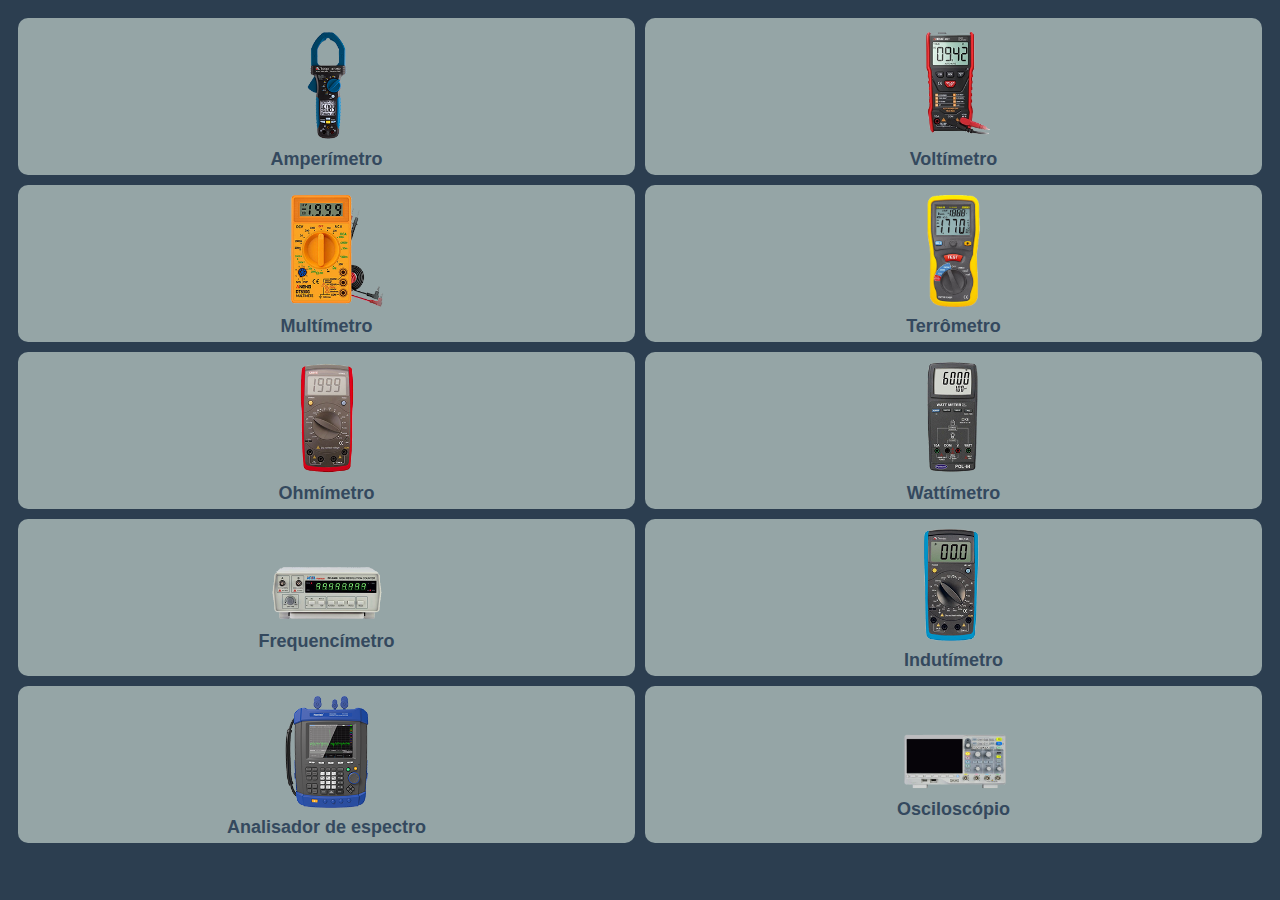
<file: index.html>
<!DOCTYPE html>
<html lang="pt-br">
<head>
    <link rel="stylesheet" href="style.css">
    <meta charset="UTF-8">
    <meta http-equiv="X-UA-Compatible" content="IE=edge">
    <meta name="viewport" content="width=device-width, initial-scale=1.0">
    <title>Aparelhos de medicao</title>
</head>
<body>
    <div class="grid">
        <div class="item item-1"><a href="amperimetro.html"><img src="/assets/amperimetro.png" alt="Imagem amperimetro">
            <h3>Amperímetro</h3></a></div>

        <div class="item item-2"><a href="voltimetro.html"><img src="/assets/voltimetro.png" alt="imagem voltimetro">
            <h3>Voltímetro</h3></a></div>

       <div  class="item item-3"><a href="multimetro.html"><img style="padding-left: 20px;" src="/assets/multimetro.png" alt="imagem multimetro">
            <h3>Multímetro</h3></a></div>

        <div class="item item-4"><a href="terrometro.html"><img src="/assets/terrometro.png" alt="imagem terrometro">
            <h3>Terrômetro</h3></a></div>

        <div class="item item-4"><a href="ohmimetro.html"> <img src="/assets/ohmimetro.png" alt="imagem ohmimetro">
            <h3>Ohmímetro</h3></a></div>

       <div class="item item-5"><a href="wattimetro.html"><img src="/assets/wattmetro.png" alt="imagem wattimetro">
            <h3>Wattímetro</h3></a></div>

        <div style="padding-top: 35px;" class="item item-6"><a href="frequencimetro.html"><img src="/assets/frequencimetro.png" alt="imagem frequencimetro">
            <h3>Frequencímetro</h3>
        </a></div>

        <div class="item item-7"><a href="indutimetro.html"> <img src="/assets/indutimetro.png" alt="imagem indutimetro">
            <h3>Indutímetro</h3>
        </a></div>

        <div class="item item-8"><a href="analisadordeespectro.html"><img src="/assets/analisador de espectro.png" alt="imagem analisadordeespectro">
            <h3>Analisador de espectro</h3>
        </a></div>
        <div style="padding-top: 35px;" class="item item-9"><a href="osciloscopio.html"><img src="/assets/osciloscopio.png" alt="imagem osciloscopio">
            <h3>Osciloscópio</h3>
        </a></div>
        
    </div>
</body>
</html>
</file>
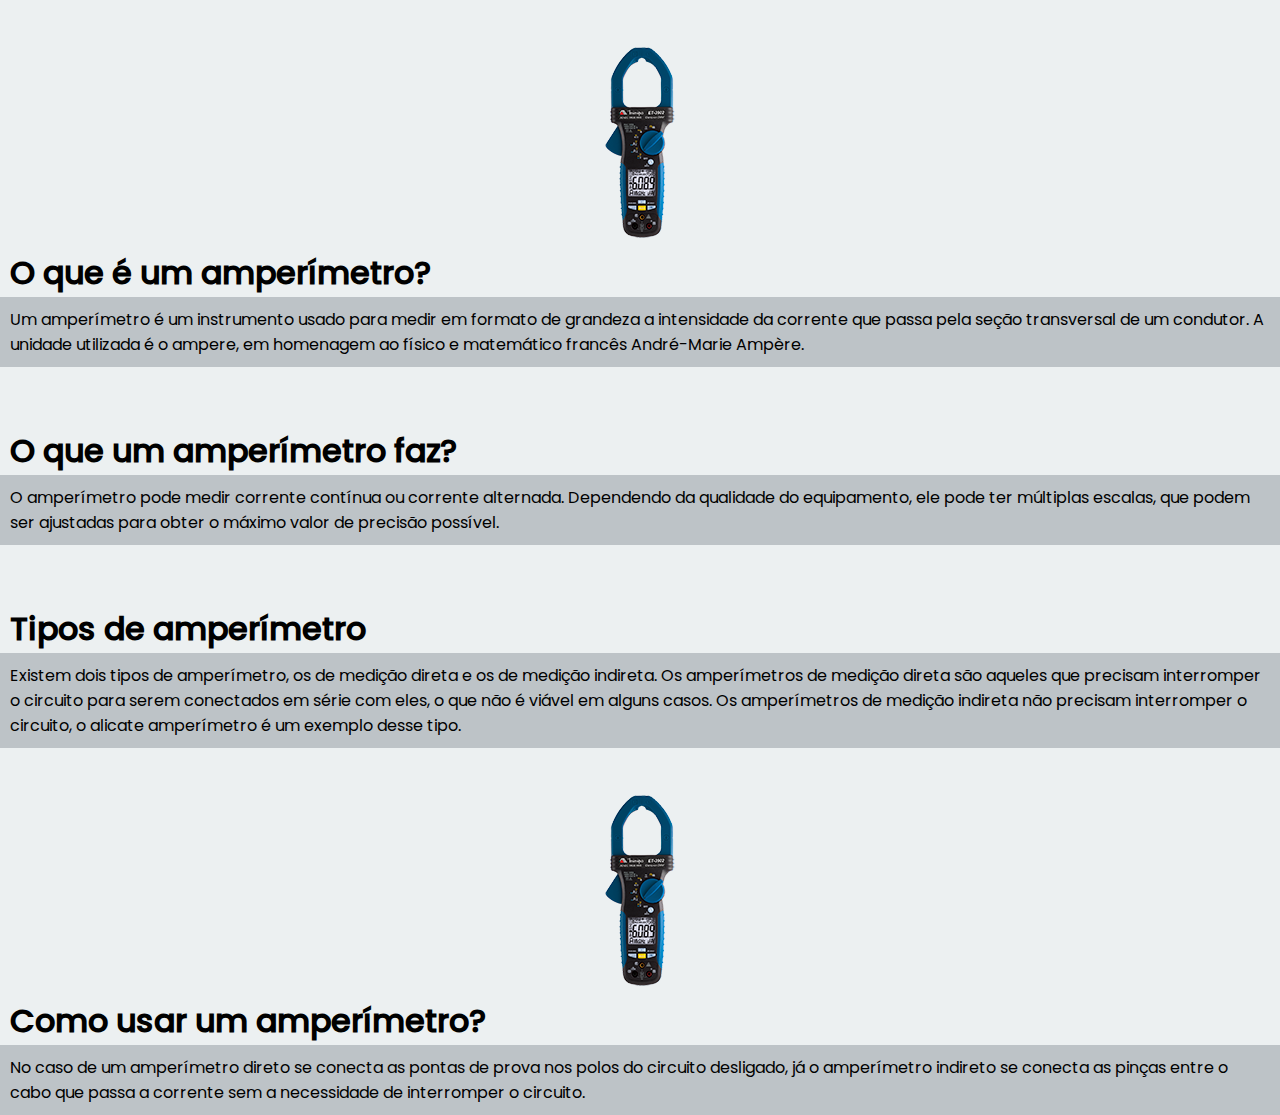
<file: amperimetro.html>
<!DOCTYPE html>
<html lang="pt-br">
<head>
    <link rel="stylesheet" href="stylegeral.css">
    <meta charset="UTF-8">
    <meta http-equiv="X-UA-Compatible" content="IE=edge">
    <meta name="viewport" content="width=device-width, initial-scale=1.0">
    <title>amperimetro</title>
</head>
<body>
   <div class="grid">
       <div class="item item-1"><img style="margin-top: 40px" src="/assets/amperimetro.png" alt="">
       <h1 style="margin-top: 5px">O que é um amperímetro?</h1>
       <p>Um amperímetro é um instrumento usado para medir em formato de grandeza a intensidade da corrente que passa pela seção transversal de um condutor. A unidade utilizada é o ampere, em homenagem ao físico e matemático francês André-Marie Ampère.
    </p></div>
        
       <div class="item item-2"> <h1>O que um amperímetro faz?</h1>
        <p>O amperímetro pode medir corrente contínua ou corrente alternada. Dependendo da qualidade do equipamento, ele pode ter múltiplas escalas, que podem ser ajustadas para obter o máximo valor de precisão possível.
        </p></div>
      
       
        <div class="item item-3"><h1>Tipos de amperímetro </h1>
        <p>Existem dois tipos de amperímetro, os de medição direta e os de medição indireta. Os amperímetros de medição direta são aqueles que precisam interromper o circuito para serem conectados em série com eles, o que não é viável em alguns casos. Os amperímetros de medição indireta não precisam interromper o circuito, o alicate amperímetro é um exemplo desse tipo.
        </p>
        <img style="margin-top: 40px" src="/assets/amperimetro.png" alt=""></div>
        
        <div class="item item-4"><h1 style="margin-top: 5px">Como usar um amperímetro?        </h1>
        <p>No caso de um amperímetro direto se conecta as pontas de prova nos polos do circuito desligado, já o amperímetro indireto se conecta as pinças entre o cabo que passa a corrente sem a necessidade de interromper o circuito.
</p>
</div>
        
    </div>
    
    
</body>
</html>
</file>
<file: style.css>
body{
    background-color: #2c3e50;
}

.grid{
    padding: 10px;
    display: grid;
    grid-template-columns: 1fr 1fr;
    background-color: #2c3e50;
    grid-gap: 10px;
}

.item{
    text-shadow: 10px;
    border-radius: 10px;
    text-align: center;
    background-color:#95a5a6;
}
img{
    touch-action: none;
    padding: 0;
    padding-top: 10px;
    border: 0;
    width: 7rem;
}
a{
    border: 0px;
    padding: 0;
    color: inherit;
    text-decoration: none;
}
h3{
    margin: 5px;
    font-style: bolder;
    font-size: 18px;
    font-family:'Lucida Sans', 'Lucida Sans Regular', 'Lucida Grande', 'Lucida Sans Unicode', Geneva, Verdana, sans-serif;
    color:#34495e;
}
</file>
<file: stylegeral.css>
@font-face{
    font-family: PoppinsMedium;
    src: url('/Fonts/Poppins-Medium.ttf');
}
@font-face{
    font-family: PoppinsRegular;
    src: url('/Fonts/Poppins-Regular.ttf');
}


body{
    margin: 0;
    border: 0;
    padding: 0;
}


.grid{
    display: grid;
    text-align: center;

}
.item{
    background-color: #ecf0f1;
}
img{
    margin: 0px;
    width: 200px;
}
h1{
    margin: 0;
    margin-top: 60px;
    padding-left: 10px;
    text-align: left;
    font-family: PoppinsMedium;
}
p{  
    background-color: #bdc3c7;
    margin: 0;
    padding: 10px;
    font-family: PoppinsRegular;
    text-align: left;
}
</file>
